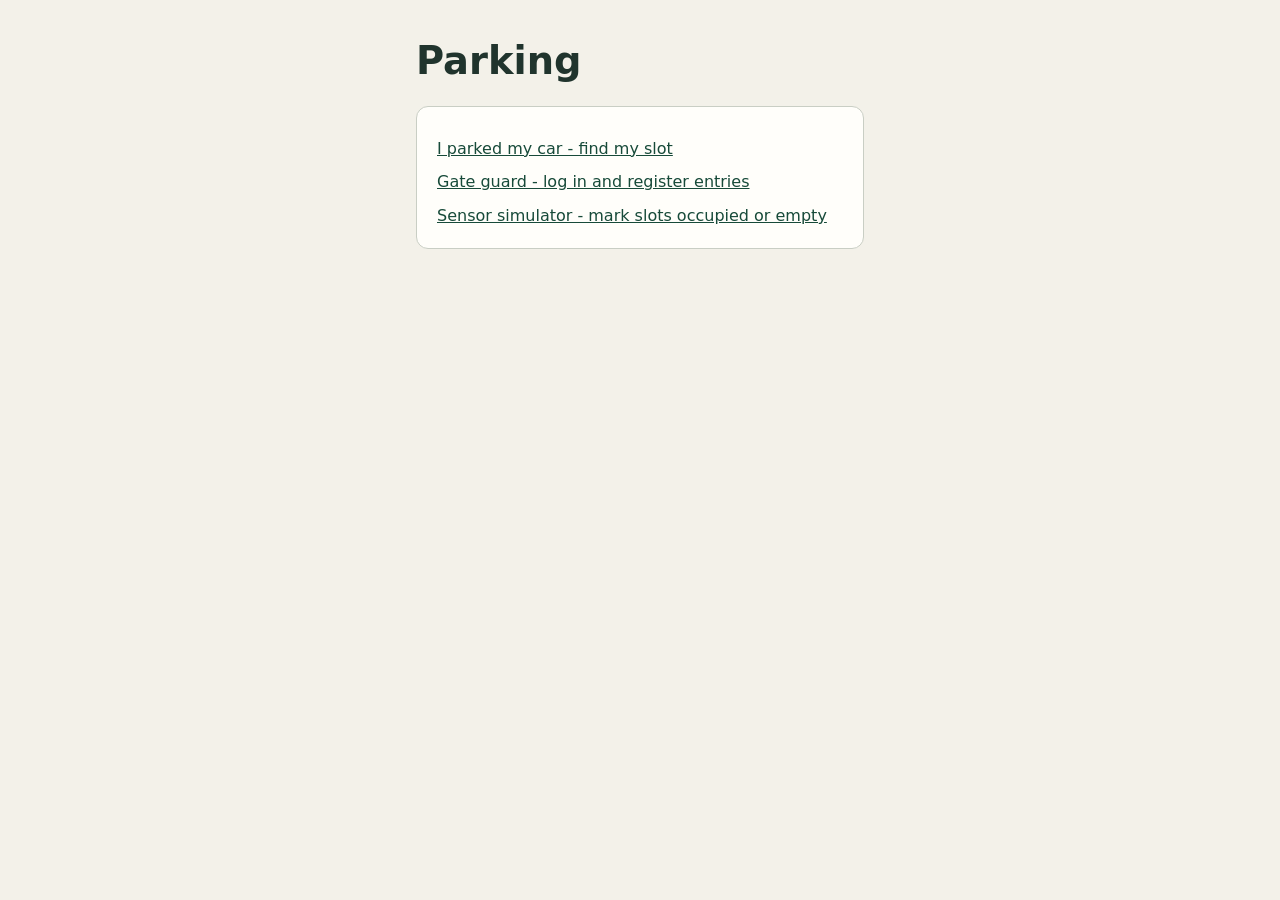
<file: frontend/index.html>
<!doctype html>
<html lang="en">
<head>
  <meta charset="utf-8">
  <meta name="viewport" content="width=device-width, initial-scale=1">
  <title>Parking</title>
  <link rel="stylesheet" href="shared/style.css">
</head>
<body>
  <main>
    <h1>Parking</h1>
    <nav class="panel" aria-label="Pages">
      <p><a href="user/">I parked my car - find my slot</a></p>
      <p><a href="guard/">Gate guard - log in and register entries</a></p>
      <p><a href="sensor/">Sensor simulator - mark slots occupied or empty</a></p>
    </nav>
  </main>
</body>
</html>
</file>
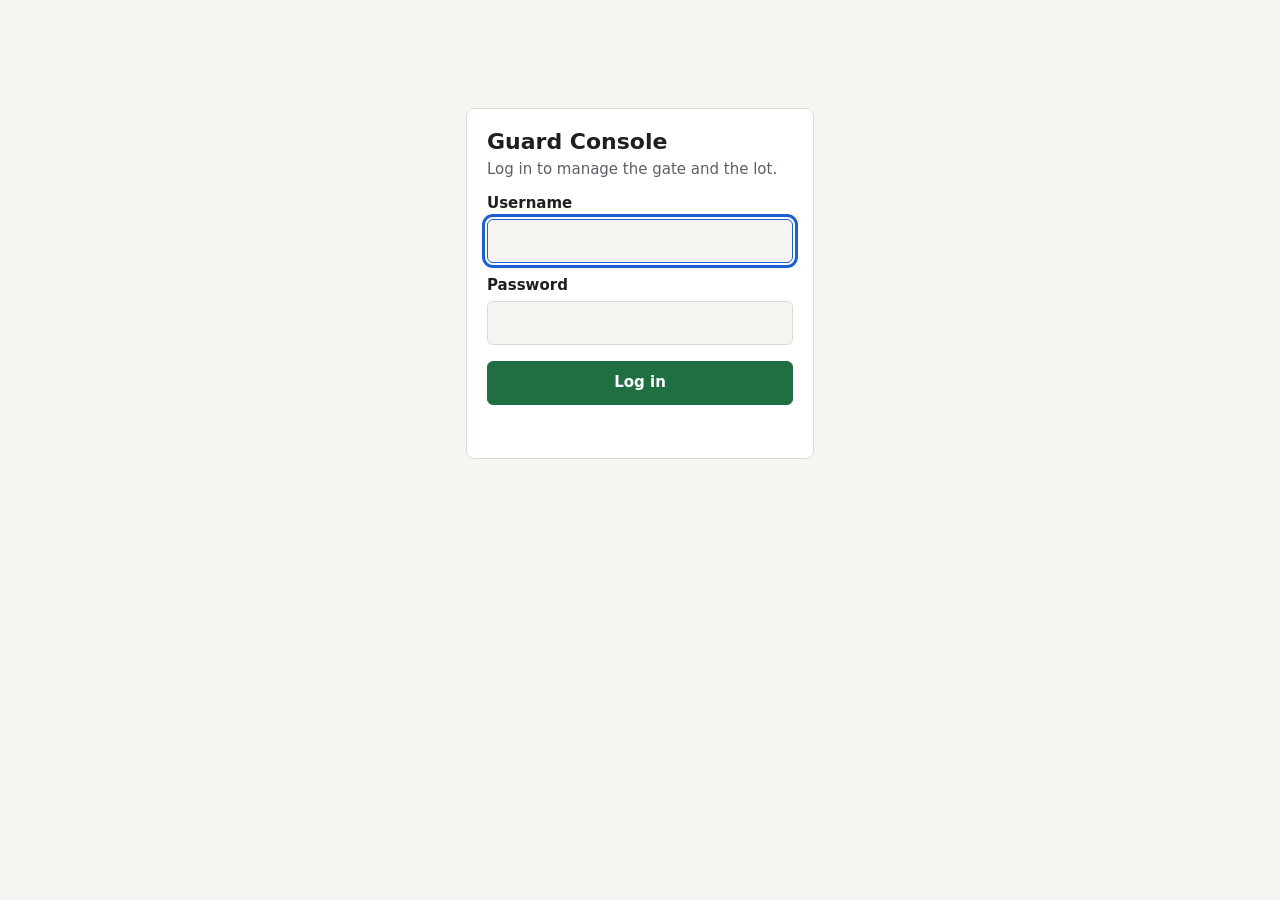
<file: frontend/guard/index.html>
<!doctype html>
<html lang="en">
<head>
  <meta charset="utf-8">
  <meta name="viewport" content="width=device-width, initial-scale=1">
  <meta name="color-scheme" content="light">
  <title>Guard Console</title>
  <link rel="stylesheet" href="guard.css">
</head>
<body>
  <section id="login-view" class="login" hidden>
    <form class="panel" id="login-form" autocomplete="off">
      <h1>Guard Console</h1>
      <p>Log in to manage the gate and the lot.</p>
      <label for="login-user">Username</label>
      <input id="login-user" name="username" required autocomplete="username" autocapitalize="none" spellcheck="false">
      <label for="login-pass">Password</label>
      <input id="login-pass" name="password" type="password" required autocomplete="current-password">
      <button class="btn btn-primary" type="submit">Log in</button>
      <div id="login-error" class="login-error" role="alert"></div>
    </form>
  </section>

  <div id="app-view" hidden>
  <header class="topbar">
    <h1>Guard Console</h1>
    <div class="topbar-right">
      <span id="conn" class="conn" data-state="connecting" role="status">Connecting...</span>
      <button id="logout-btn" class="btn btn-quiet" type="button">Log out</button>
    </div>
  </header>

  <main class="layout">
    <section class="panel gate" aria-labelledby="gate-title">
      <h2 id="gate-title">Gate</h2>

      <div class="tabs" role="tablist" aria-label="Gate action">
        <button class="tab" role="tab" id="tab-entry" aria-selected="true" aria-controls="form-entry" type="button">Entry</button>
        <button class="tab" role="tab" id="tab-exit" aria-selected="false" aria-controls="form-exit" type="button" tabindex="-1">Exit</button>
      </div>

      <form id="form-entry" role="tabpanel" aria-labelledby="tab-entry" autocomplete="off">
        <label for="entry-plate">Number plate <span class="req">required</span></label>
        <input id="entry-plate" name="plate" required autocapitalize="characters" spellcheck="false" placeholder="TS09AB1234">
        <label for="entry-name">Driver name <span class="opt">optional</span></label>
        <input id="entry-name" name="name" placeholder="Alex">
        <label for="entry-phone">Phone <span class="opt">optional</span></label>
        <input id="entry-phone" name="phone" inputmode="tel" placeholder="9876543210">
        <button class="btn btn-primary" type="submit">Assign slot</button>
      </form>

      <form id="form-exit" role="tabpanel" aria-labelledby="tab-exit" autocomplete="off" hidden>
        <label for="exit-plate">Number plate <span class="req">required</span></label>
        <input id="exit-plate" name="plate" required autocapitalize="characters" spellcheck="false" placeholder="TS09AB1234">
        <label for="exit-phone">Phone <span class="opt">optional</span></label>
        <input id="exit-phone" name="phone" inputmode="tel" placeholder="Only if the plate is unknown">
        <button class="btn btn-primary" type="submit">Check out</button>
      </form>

      <div id="gate-result" class="result" aria-live="polite"></div>
    </section>

    <section class="panel lot" aria-labelledby="lot-title">
      <div class="panel-head">
        <h2 id="lot-title">Lot</h2>
        <ul id="legend" class="legend" aria-label="Legend"></ul>
      </div>
      <div id="availability" class="availability"></div>
      <div id="slots"></div>
    </section>

    <section class="panel lists" aria-labelledby="lists-title">
      <h2 id="lists-title" class="sr-only">Cars and alerts</h2>
      <div class="tabs" role="tablist" aria-label="Lists">
        <button class="tab" role="tab" id="tab-active" aria-selected="true" aria-controls="list-active" type="button">Cars in lot <span id="count-active" class="count">0</span></button>
        <button class="tab" role="tab" id="tab-alerts" aria-selected="false" aria-controls="list-alerts" type="button" tabindex="-1">Alerts <span id="count-alerts" class="count">0</span></button>
        <button class="tab" role="tab" id="tab-history" aria-selected="false" aria-controls="list-history" type="button" tabindex="-1">History</button>
      </div>
      <div id="list-active" role="tabpanel" aria-labelledby="tab-active"></div>
      <div id="list-alerts" role="tabpanel" aria-labelledby="tab-alerts" hidden></div>
      <div id="list-history" role="tabpanel" aria-labelledby="tab-history" hidden></div>
    </section>
  </main>
  </div>

  <dialog id="slot-dialog" aria-label="Slot details"></dialog>

  <script src="../config.js"></script>
  <script src="../shared/api.js"></script>
  <script src="guard.js"></script>
</body>
</html>
</file>
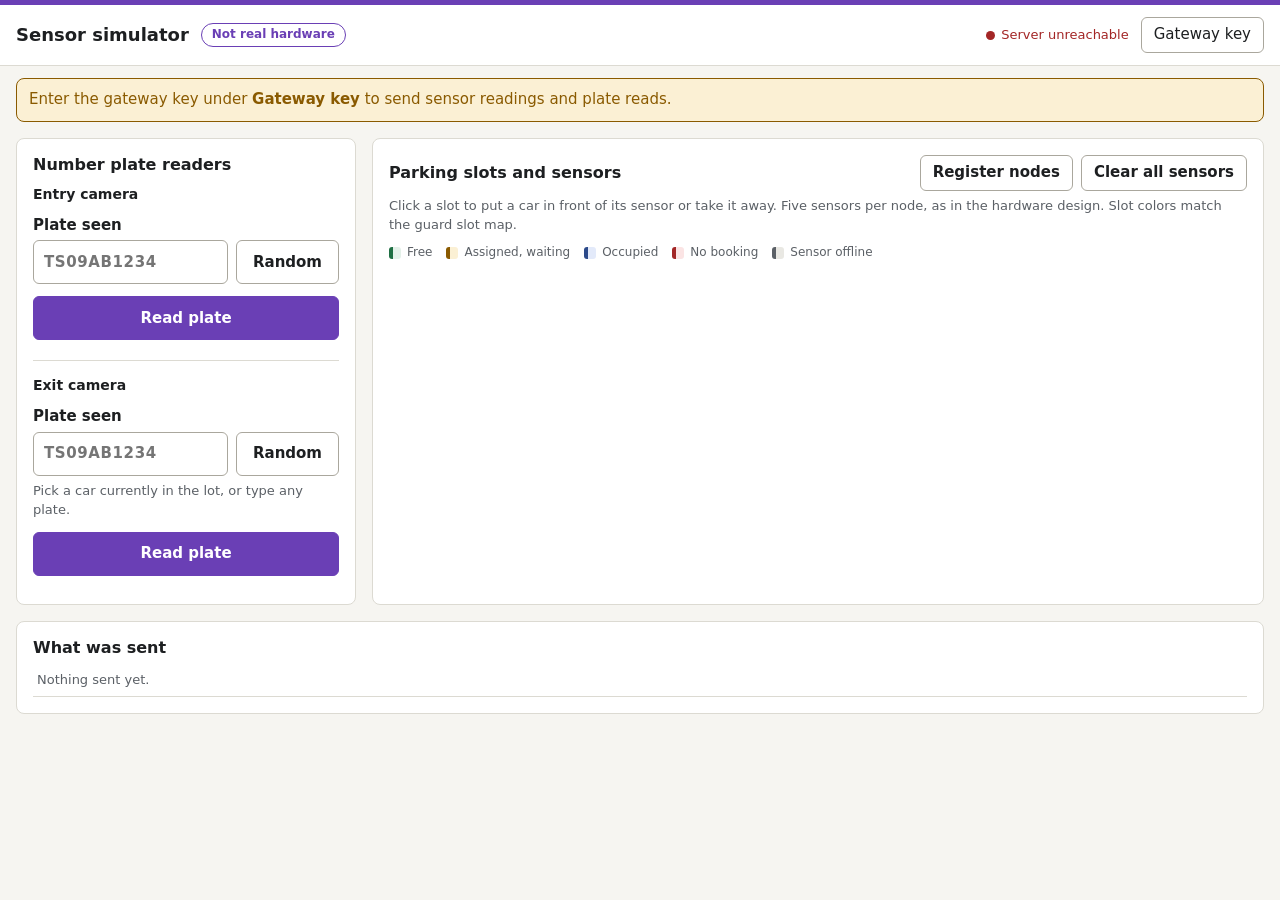
<file: frontend/sensor/index.html>
<!doctype html>
<html lang="en">
<head>
  <meta charset="utf-8">
  <meta name="viewport" content="width=device-width, initial-scale=1">
  <title>Sensor simulator</title>
  <link rel="stylesheet" href="sensor.css">
</head>
<body>
  <header class="topbar">
    <div class="brand">
      <h1>Sensor simulator</h1>
      <span class="badge">Not real hardware</span>
    </div>
    <div class="topbar-right">
      <span id="conn" class="conn" data-state="connecting" role="status">Connecting...</span>
      <button id="settings-btn" class="btn btn-quiet" type="button" aria-expanded="false" aria-controls="settings">Gateway key</button>
    </div>
  </header>

  <form id="settings" class="settings" hidden>
    <div class="field">
      <label for="gateway-key">Gateway key <span class="opt">same as PARKING_GATEWAY_KEY on the server</span></label>
      <input id="gateway-key" type="password" autocomplete="off" placeholder="Required for sensors and cameras">
    </div>
    <button class="btn" type="submit">Save</button>
  </form>

  <p id="key-notice" class="notice" hidden>
    Enter the gateway key under <strong>Gateway key</strong> to send sensor readings and plate reads.
  </p>

  <main class="layout">
    <section class="panel readers" aria-labelledby="readers-title">
      <h2 id="readers-title">Number plate readers</h2>

      <form id="reader-entry" class="reader" autocomplete="off">
        <h3>Entry camera</h3>
        <label for="entry-plate">Plate seen</label>
        <div class="row">
          <input id="entry-plate" required autocapitalize="characters" spellcheck="false" placeholder="TS09AB1234">
          <button class="btn" type="button" data-random="entry-plate">Random</button>
        </div>
        <button class="btn btn-primary" type="submit">Read plate</button>
        <div id="entry-result" class="result" aria-live="polite"></div>
      </form>

      <form id="reader-exit" class="reader" autocomplete="off">
        <h3>Exit camera</h3>
        <label for="exit-plate">Plate seen</label>
        <div class="row">
          <input id="exit-plate" required autocapitalize="characters" spellcheck="false" placeholder="TS09AB1234" list="parked-plates">
          <datalist id="parked-plates"></datalist>
          <button class="btn" type="button" data-random="exit-plate">Random</button>
        </div>
        <p class="hint">Pick a car currently in the lot, or type any plate.</p>
        <button class="btn btn-primary" type="submit">Read plate</button>
        <div id="exit-result" class="result" aria-live="polite"></div>
      </form>
    </section>

    <section class="panel sensors" aria-labelledby="sensors-title">
      <div class="panel-head">
        <h2 id="sensors-title">Parking slots and sensors</h2>
        <div class="actions">
          <button id="register-btn" class="btn btn-small" type="button">Register nodes</button>
          <button id="clear-btn" class="btn btn-small" type="button">Clear all sensors</button>
        </div>
      </div>
      <p class="hint">Click a slot to put a car in front of its sensor or take it away. Five sensors per node, as in the hardware design. Slot colors match the guard slot map.</p>
      <div id="legend" class="legend"></div>
      <div id="nodes"></div>
    </section>

    <section class="panel log-panel" aria-labelledby="log-title">
      <h2 id="log-title">What was sent</h2>
      <ol id="log" class="log" aria-live="polite"></ol>
    </section>
  </main>

  <script src="../config.js"></script>
  <script src="../shared/api.js"></script>
  <script src="sensor.js"></script>
</body>
</html>
</file>
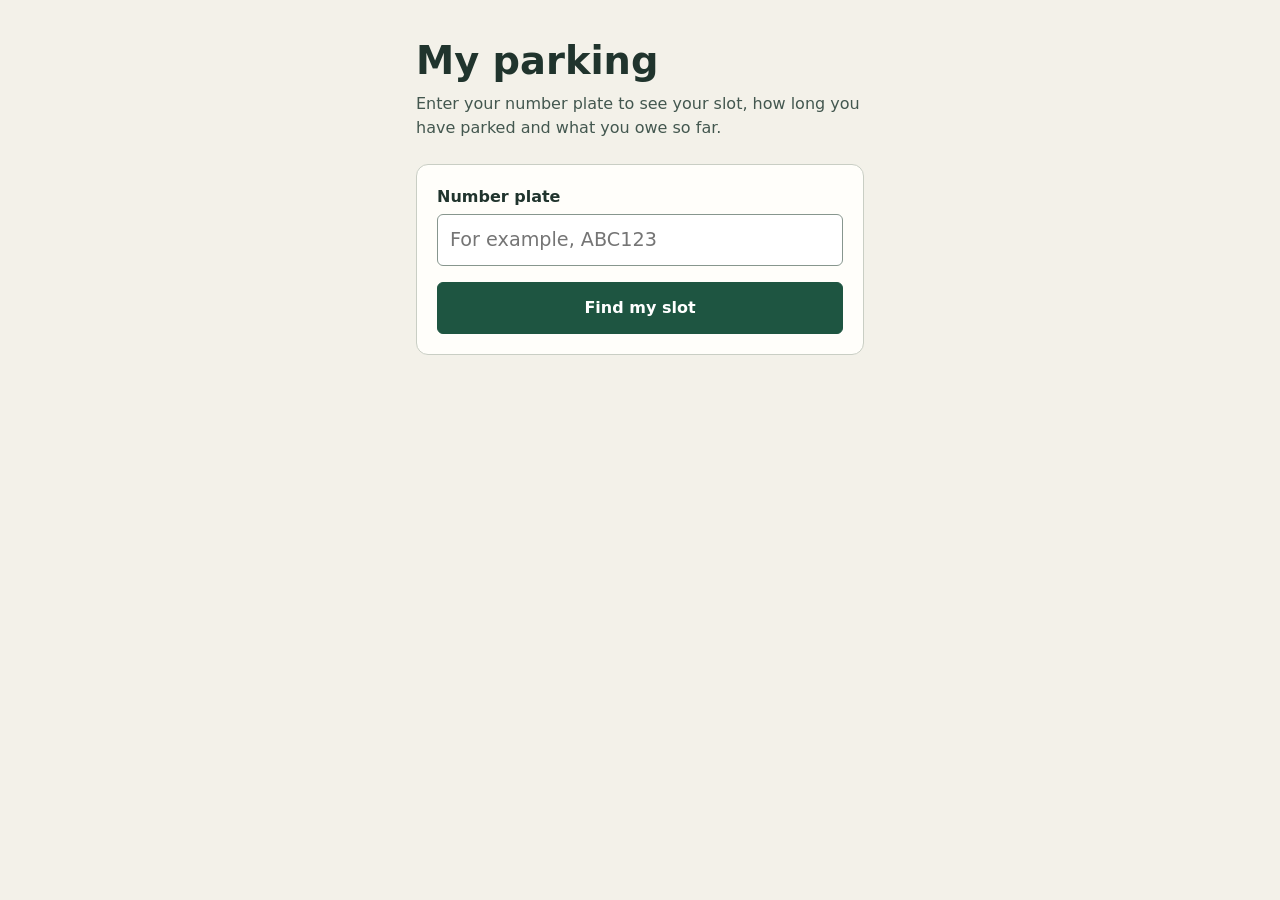
<file: frontend/user/index.html>
<!doctype html>
<html lang="en">
<head>
  <meta charset="utf-8">
  <meta name="viewport" content="width=device-width, initial-scale=1">
  <meta name="color-scheme" content="light">
  <title>My parking</title>
  <link rel="stylesheet" href="../shared/style.css">
  <style>
    input {
      font-size: 1.2rem;
      letter-spacing: .05em;
      text-transform: uppercase;
    }
    input::placeholder { letter-spacing: 0; text-transform: none; }
    button {
      width: 100%;
      min-height: 52px;
      margin-top: 1rem;
    }
    button.secondary {
      min-height: 44px;
      margin-top: .6rem;
      background: transparent;
      color: var(--muted);
      border: 1px solid var(--line);
    }
    .slot { margin: 0; color: var(--muted); }
    .slot-name { margin: .1rem 0 0; font-size: clamp(2.2rem, 11vw, 3rem); font-weight: 700; line-height: 1.1; }
    .details { display: grid; grid-template-columns: 1fr auto; gap: .6rem 1rem; margin: 1.25rem 0 0; padding-top: 1.25rem; border-top: 1px solid var(--line); }
    .details dt { color: var(--muted); }
    .details dd { margin: 0; font-weight: 650; text-align: right; }
    .details .total { font-size: 1.4rem; }
  </style>
</head>
<body>
  <main>
    <h1>My parking</h1>
    <p class="intro">Enter your number plate to see your slot, how long you have parked and what you owe so far.</p>

    <form id="lookup" class="panel">
      <label for="number-plate">Number plate</label>
      <input id="number-plate" autocomplete="off" autocapitalize="characters" spellcheck="false" placeholder="For example, ABC123" required>
      <button id="submit" type="submit">Find my slot</button>
      <button id="clear" class="secondary" type="button" hidden>Not your car? Clear</button>
      <p id="message" class="message" role="alert" hidden></p>
    </form>

    <section id="result" class="panel" aria-live="polite" hidden>
      <p class="slot">Your slot</p>
      <p id="slot-name" class="slot-name"></p>
      <p id="result-plate" class="slot" hidden></p>
      <dl class="details">
        <dt>Floor</dt><dd id="floor"></dd>
        <dt>Time parked</dt><dd id="duration"></dd>
        <dt>Cost so far</dt><dd id="cost" class="total"></dd>
      </dl>
      <p class="note">Rs 20 fixed plus Rs 3 for every 10 minutes started. Updates every 15 seconds.</p>
    </section>
  </main>
  <script src="../config.js"></script>
  <script src="../shared/api.js"></script>
  <script src="user.js"></script>
</body>
</html>
</file>
<file: frontend/shared/style.css>
:root {
  color-scheme: light;
  font: 16px/1.5 system-ui, sans-serif;
  color: #20342d;
  background: #f3f1e9;
  --ink: #20342d;
  --muted: #43574f;
  --line: #c9cec4;
  --panel: #fffefa;
  --green: #1e5541;
  --focus: #9b5a22;
  --error: #8a2f20;
}
* { box-sizing: border-box; }
body { margin: 0; min-height: 100vh; }
main { width: min(100% - 2rem, 28rem); margin: 0 auto; padding: 2.5rem 0; }
h1 { margin: 0; font-size: clamp(1.8rem, 7vw, 2.4rem); line-height: 1.1; }
p { margin: .6rem 0 0; }
a { color: #174a39; }
.intro, .note, .quiet { color: var(--muted); }
.panel { margin-top: 1.5rem; padding: 1.25rem; border: 1px solid var(--line); border-radius: 12px; background: var(--panel); }
label { display: block; margin-bottom: .35rem; font-weight: 650; }
input { width: 100%; min-height: 52px; padding: .65rem .75rem; border: 1px solid #87968e; border-radius: 6px; color: var(--ink); background: #fff; font: inherit; }
input:focus-visible, button:focus-visible, a:focus-visible { outline: 3px solid var(--focus); outline-offset: 3px; }
button { min-height: 48px; padding: .6rem 1rem; border: 1px solid var(--green); border-radius: 6px; color: #fff; background: var(--green); font: inherit; font-weight: 650; cursor: pointer; }
button.secondary { color: var(--ink); background: transparent; }
button:disabled { cursor: wait; opacity: .72; }
.message { margin: 1rem 0 0; color: var(--error); font-weight: 600; }
</file>
<file: frontend/guard/guard.css>
:root {
  --bg: #f6f5f1;
  --panel: #ffffff;
  --ink: #1d1f21;
  --ink-soft: #5b6066;
  --line: #dcdad2;
  --accent: #1f6f43;
  --accent-ink: #ffffff;
  --free: #1f6f43;
  --free-bg: #e4f1e9;
  --held: #8a5a00;
  --held-bg: #fbf0d4;
  --busy: #2c4a8a;
  --busy-bg: #e3eafa;
  --warn: #a32626;
  --warn-bg: #fbe4e4;
  --off: #5b6066;
  --off-bg: #e9e8e3;
  --focus: #1b5fd1;
  --radius: 8px;
}

* { box-sizing: border-box; }

body {
  margin: 0;
  background: var(--bg);
  color: var(--ink);
  font: 15px/1.45 system-ui, -apple-system, "Segoe UI", Roboto, sans-serif;
}

.sr-only {
  position: absolute; width: 1px; height: 1px; overflow: hidden;
  clip: rect(0 0 0 0); white-space: nowrap;
}

h1, h2 { margin: 0; line-height: 1.2; }
h1 { font-size: 18px; }
h2 { font-size: 16px; }

:focus-visible { outline: 3px solid var(--focus); outline-offset: 2px; }

/* top bar */
.topbar {
  display: flex; align-items: center; justify-content: space-between;
  padding: 12px 16px; border-bottom: 1px solid var(--line); background: var(--panel);
}
.topbar-right { display: flex; align-items: center; gap: 12px; flex-wrap: wrap; }
.conn { font-size: 13px; color: var(--ink-soft); display: inline-flex; align-items: center; gap: 6px; }
.conn::before { content: ""; width: 9px; height: 9px; border-radius: 50%; background: var(--off); }
.conn[data-state="ok"]::before { background: var(--free); }
.conn[data-state="down"]::before { background: var(--warn); }
.conn[data-state="down"] { color: var(--warn); }


/* layout */
.layout {
  display: grid; gap: 16px; padding: 16px;
  grid-template-columns: minmax(280px, 340px) 1fr;
  grid-template-areas: "gate lot" "lists lists";
  max-width: 1280px; margin: 0 auto;
}
.gate { grid-area: gate; align-self: start; }
.lot { grid-area: lot; }
.lists { grid-area: lists; }
@media (max-width: 760px) {
  .layout { grid-template-columns: 1fr; grid-template-areas: "gate" "lot" "lists"; padding: 12px 16px; }
}

.panel {
  background: var(--panel); border: 1px solid var(--line);
  border-radius: var(--radius); padding: 16px; min-width: 0;
}
.panel-head { display: flex; align-items: center; justify-content: space-between; gap: 12px; flex-wrap: wrap; margin-bottom: 8px; }

/* forms */
label { display: block; font-weight: 600; margin: 12px 0 4px; }
.req, .opt { font-weight: 400; font-size: 12px; color: var(--ink-soft); margin-left: 4px; }
.req { color: var(--warn); }
input {
  width: 100%; min-height: 44px; padding: 8px 10px; font: inherit;
  color: var(--ink); background: var(--bg); border: 1px solid var(--line); border-radius: 6px;
}
input:focus { border-color: var(--focus); }
#entry-plate, #exit-plate { text-transform: uppercase; letter-spacing: 0.04em; font-weight: 600; }

.btn {
  min-height: 44px; padding: 8px 16px; font: inherit; font-weight: 600; cursor: pointer;
  color: var(--ink); background: var(--panel); border: 1px solid var(--line); border-radius: 6px;
}
.btn:hover { border-color: var(--ink-soft); }
.btn[disabled] { opacity: 0.55; cursor: progress; }
.btn-primary { width: 100%; margin-top: 16px; color: var(--accent-ink); background: var(--accent); border-color: var(--accent); }
.btn-quiet { min-height: 36px; padding: 4px 12px; font-weight: 500; }
.btn-small { min-height: 36px; padding: 4px 12px; }

/* tabs */
.tabs { display: flex; gap: 4px; border-bottom: 1px solid var(--line); margin-bottom: 8px; overflow-x: auto; }
.tab {
  min-height: 44px; padding: 8px 14px; font: inherit; font-weight: 600; cursor: pointer; white-space: nowrap;
  color: var(--ink-soft); background: none; border: 0; border-bottom: 3px solid transparent;
}
.tab[aria-selected="true"] { color: var(--ink); border-bottom-color: var(--accent); }
.count {
  display: inline-block; min-width: 22px; padding: 0 6px; margin-left: 4px; text-align: center;
  font-size: 12px; border-radius: 11px; background: var(--off-bg); color: var(--ink);
}
.count[data-hot="true"] { background: var(--warn-bg); color: var(--warn); }

/* result card */
.result { margin-top: 16px; }
.card { border: 1px solid var(--line); border-radius: var(--radius); padding: 12px; }
.card.ok { border-color: var(--free); background: var(--free-bg); }
.card.error { border-color: var(--warn); background: var(--warn-bg); color: var(--warn); font-weight: 600; }
.card .big { font-size: 26px; font-weight: 700; line-height: 1.1; }
.card .meta { color: var(--ink-soft); margin-top: 4px; }
.card .note { margin-top: 8px; padding-top: 8px; border-top: 1px solid var(--line); }
.card.error .note, .card.error .meta { color: inherit; }

/* lot */
.availability { display: flex; gap: 8px; flex-wrap: wrap; margin-bottom: 12px; }
.chip { padding: 4px 10px; border-radius: 14px; background: var(--off-bg); font-size: 13px; }
.chip strong { font-size: 15px; }

.floor { margin-top: 12px; }
.floor h3 { margin: 0 0 6px; font-size: 13px; text-transform: uppercase; letter-spacing: 0.06em; color: var(--ink-soft); }
.grid { display: grid; grid-template-columns: repeat(auto-fill, minmax(118px, 1fr)); gap: 8px; }
.slot {
  padding: 8px 10px; border-radius: 6px; border: 1px solid var(--line); border-left-width: 6px;
  min-height: 74px; text-align: left; font: inherit; color: var(--ink); background: var(--bg);
}
button.slot { cursor: pointer; }
.slot .name { font-weight: 700; }
.slot .state { font-size: 12px; font-weight: 600; margin-top: 2px; }
.slot .plate { font-size: 12px; color: var(--ink-soft); overflow-wrap: anywhere; }
.slot[data-state="free"]     { background: var(--free-bg); border-left-color: var(--free); }
.slot[data-state="free"] .state { color: var(--free); }
.slot[data-state="held"]     { background: var(--held-bg); border-left-color: var(--held); }
.slot[data-state="held"] .state { color: var(--held); }
.slot[data-state="occupied"] { background: var(--busy-bg); border-left-color: var(--busy); }
.slot[data-state="occupied"] .state { color: var(--busy); }
.slot[data-state="unbooked"] { background: var(--warn-bg); border-left-color: var(--warn); }
.slot[data-state="unbooked"] .state { color: var(--warn); }
.slot[data-state="offline"]  { background: var(--off-bg); border-left-color: var(--off); border-style: dashed; border-left-style: solid; }
.slot[data-state="offline"] .state { color: var(--off); }

.legend { display: flex; flex-wrap: wrap; gap: 4px 12px; list-style: none; margin: 0; padding: 0; font-size: 12px; color: var(--ink-soft); }
.legend li::before { content: ""; display: inline-block; width: 10px; height: 10px; margin-right: 5px; border-radius: 2px; background: var(--c); }

/* tables */
.table-wrap { overflow-x: auto; }
table { width: 100%; border-collapse: collapse; font-size: 14px; }
th, td { text-align: left; padding: 8px 10px; border-bottom: 1px solid var(--line); white-space: nowrap; }
th { font-size: 12px; text-transform: uppercase; letter-spacing: 0.05em; color: var(--ink-soft); }
td.plate { font-weight: 700; letter-spacing: 0.04em; }
.empty { padding: 20px 4px; color: var(--ink-soft); }
.pill { display: inline-block; padding: 1px 8px; border-radius: 10px; font-size: 12px; font-weight: 600; background: var(--off-bg); }
.pill.held { background: var(--held-bg); color: var(--held); }
.pill.occupied { background: var(--busy-bg); color: var(--busy); }
.pill.bad { background: var(--warn-bg); color: var(--warn); }
.pill.ok { background: var(--free-bg); color: var(--free); }

@media (prefers-reduced-motion: no-preference) {
  .slot, .btn { transition: background-color 0.15s, border-color 0.15s; }
}

[hidden] { display: none !important; }

/* login */
.login { max-width: 380px; margin: 12vh auto 0; padding: 0 16px; }
.login .panel { padding: 20px; }
.login h1 { font-size: 22px; margin-bottom: 4px; }
.login p { margin: 0 0 8px; color: var(--ink-soft); }
.login-error { margin-top: 12px; color: var(--warn); font-weight: 600; min-height: 1.4em; }

/* plate on slot tiles */
.slot .plate { font-weight: 700; color: var(--ink); letter-spacing: 0.04em; font-size: 13px; margin-top: 2px; }

@media (max-width: 760px) {
  .topbar { flex-wrap: wrap; gap: 8px; }
  th, td { padding: 8px 8px; }
}

dialog { width: min(100% - 32px, 26rem); padding: 20px; border: 1px solid var(--line); border-radius: var(--radius); color: var(--ink); background: var(--panel); }
dialog::backdrop { background: rgba(29, 31, 33, 0.4); }
dialog h2 { margin: 0 0 4px; font-size: 1.15rem; }
select { width: 100%; min-height: 44px; padding: 8px 10px; border: 1px solid var(--line); border-radius: var(--radius); color: var(--ink); background: #fff; font: inherit; }
.slot-form .hint { margin: 6px 0 0; font-size: 13px; color: var(--ink-soft); }
.facts { display: grid; gap: 6px; margin: 16px 0 0; padding-top: 12px; border-top: 1px solid var(--line); }
.fact { display: flex; justify-content: space-between; gap: 12px; }
.fact dt { color: var(--ink-soft); }
.fact dd { margin: 0; font-weight: 600; }
.dialog-actions { display: flex; gap: 10px; margin-top: 16px; }
.dialog-actions .btn { flex: 1; margin-top: 0; width: auto; }
</file>
<file: frontend/sensor/sensor.css>
:root {
  color-scheme: light;
  --bg: #f6f5f1;
  --panel: #ffffff;
  --ink: #1d1f21;
  --ink-soft: #5b6066;
  --line: #dcdad2;
  --accent: #6a3fb5;
  --accent-ink: #ffffff;
  --free: #1f6f43;
  --free-bg: #e4f1e9;
  --held: #8a5a00;
  --held-bg: #fbf0d4;
  --busy: #2c4a8a;
  --busy-bg: #e3eafa;
  --warn: #a32626;
  --warn-bg: #fbe4e4;
  --off: #5b6066;
  --off-bg: #e9e8e3;
  --focus: #1b5fd1;
  --radius: 8px;
}
* { box-sizing: border-box; }
body { margin: 0; background: var(--bg); color: var(--ink); font: 15px/1.45 system-ui, -apple-system, "Segoe UI", Roboto, sans-serif; }
h1, h2, h3 { margin: 0; line-height: 1.2; }
h1 { font-size: 18px; }
h2 { font-size: 16px; }
h3 { font-size: 14px; margin-bottom: 4px; }
:focus-visible { outline: 3px solid var(--focus); outline-offset: 2px; }

.topbar { display: flex; align-items: center; justify-content: space-between; gap: 12px; flex-wrap: wrap; padding: 12px 16px; background: var(--panel); border-top: 5px solid var(--accent); border-bottom: 1px solid var(--line); }
.brand { display: flex; align-items: center; gap: 12px; flex-wrap: wrap; }
.badge { padding: 2px 10px; border-radius: 12px; font-size: 12px; font-weight: 600; color: var(--accent); border: 1px solid var(--accent); }
.topbar-right { display: flex; align-items: center; gap: 12px; }
.conn { font-size: 13px; color: var(--ink-soft); display: inline-flex; align-items: center; gap: 6px; }
.conn::before { content: ""; width: 9px; height: 9px; border-radius: 50%; background: var(--off); }
.conn[data-state="ok"]::before { background: var(--free); }
.conn[data-state="down"]::before { background: var(--warn); }
.conn[data-state="down"] { color: var(--warn); }

.settings { display: flex; gap: 12px; align-items: flex-end; flex-wrap: wrap; padding: 10px 16px; background: var(--panel); border-bottom: 1px solid var(--line); }
.settings[hidden], .notice[hidden] { display: none; }
.settings .field { flex: 1 1 240px; }
.settings label { margin-top: 0; }
.notice { margin: 12px 16px 0; padding: 10px 12px; border-radius: var(--radius); background: var(--held-bg); color: var(--held); border: 1px solid var(--held); }

.layout { display: grid; gap: 16px; padding: 16px; max-width: 1280px; margin: 0 auto; grid-template-columns: minmax(280px, 340px) 1fr; grid-template-areas: "readers sensors" "log log"; }
.readers { grid-area: readers; align-self: start; }
.sensors { grid-area: sensors; }
.log-panel { grid-area: log; }
@media (max-width: 760px) {
  .layout { grid-template-columns: 1fr; grid-template-areas: "readers" "sensors" "log"; padding: 12px; }
}

.panel { background: var(--panel); border: 1px solid var(--line); border-radius: var(--radius); padding: 16px; min-width: 0; }
.panel-head { display: flex; align-items: center; justify-content: space-between; gap: 12px; flex-wrap: wrap; }
.actions { display: flex; gap: 8px; flex-wrap: wrap; }
.hint { margin: 6px 0 0; font-size: 13px; color: var(--ink-soft); }

label { display: block; font-weight: 600; margin: 12px 0 4px; }
.opt { font-weight: 400; font-size: 12px; color: var(--ink-soft); margin-left: 4px; }
input { width: 100%; min-height: 44px; padding: 8px 10px; font: inherit; color: var(--ink); background: #fff; border: 1px solid #aaa79d; border-radius: 6px; }
input:focus { border-color: var(--focus); }
#entry-plate, #exit-plate { text-transform: uppercase; letter-spacing: 0.04em; font-weight: 600; }
.row { display: flex; gap: 8px; }
.row input { flex: 1; min-width: 0; }
.readers h2 { margin-bottom: 12px; }
.reader + .reader { margin-top: 20px; padding-top: 16px; border-top: 1px solid var(--line); }

.btn { min-height: 44px; padding: 8px 16px; font: inherit; font-weight: 600; cursor: pointer; color: var(--ink); background: var(--panel); border: 1px solid #aaa79d; border-radius: 6px; }
.btn:hover { border-color: var(--ink-soft); }
.btn[disabled] { opacity: 0.55; cursor: not-allowed; }
.btn-primary { width: 100%; margin-top: 12px; color: var(--accent-ink); background: var(--accent); border-color: var(--accent); }
.btn-quiet { min-height: 36px; padding: 4px 12px; font-weight: 500; }
.btn-small { min-height: 36px; padding: 4px 12px; }

.result { margin-top: 12px; }
.card { border: 1px solid var(--line); border-radius: var(--radius); padding: 12px; }
.card.ok { border-color: var(--free); background: var(--free-bg); }
.card.error { border-color: var(--warn); background: var(--warn-bg); color: var(--warn); font-weight: 600; }
.card .big { font-size: 24px; font-weight: 700; line-height: 1.1; }
.card .meta { color: var(--ink-soft); margin-top: 4px; }
.card .follow { margin-top: 10px; }

.legend { display: flex; flex-wrap: wrap; gap: 6px 14px; margin-top: 10px; font-size: 12px; color: var(--ink-soft); }
.legend span { display: inline-flex; align-items: center; gap: 6px; }
.legend i { width: 12px; height: 12px; border-radius: 3px; border-left: 4px solid; }

.node { margin-top: 14px; border: 1px solid var(--line); border-radius: var(--radius); padding: 12px; }
.node[data-online="false"] { border-style: dashed; background: var(--off-bg); }
.node-head { display: flex; align-items: center; justify-content: space-between; gap: 8px; flex-wrap: wrap; margin-bottom: 8px; }
.node-title { font-weight: 700; }
.node-title small { font-weight: 400; color: var(--ink-soft); margin-left: 6px; }
.toggle { min-height: 36px; padding: 4px 12px; font: inherit; font-weight: 600; cursor: pointer; border-radius: 18px; border: 1px solid var(--free); color: var(--free); background: var(--free-bg); }
.toggle[aria-pressed="false"] { border-color: var(--warn); color: var(--warn); background: var(--warn-bg); }

.grid { display: grid; grid-template-columns: repeat(auto-fill, minmax(124px, 1fr)); gap: 8px; }
.slot { padding: 8px 10px; border-radius: 6px; border: 1px solid var(--line); border-left-width: 6px; min-height: 92px; text-align: left; font: inherit; color: var(--ink); background: var(--bg); cursor: pointer; }
.slot .name { font-weight: 700; }
.slot .state { font-size: 12px; font-weight: 600; margin-top: 2px; }
.slot .ir { font-size: 12px; color: var(--ink-soft); }
.slot .plate { font-size: 12px; font-weight: 600; overflow-wrap: anywhere; }
.slot[data-state="free"] { background: var(--free-bg); border-left-color: var(--free); }
.slot[data-state="free"] .state { color: var(--free); }
.slot[data-state="held"] { background: var(--held-bg); border-left-color: var(--held); }
.slot[data-state="held"] .state { color: var(--held); }
.slot[data-state="occupied"] { background: var(--busy-bg); border-left-color: var(--busy); }
.slot[data-state="occupied"] .state { color: var(--busy); }
.slot[data-state="unbooked"] { background: var(--warn-bg); border-left-color: var(--warn); }
.slot[data-state="unbooked"] .state { color: var(--warn); }
.slot[data-state="offline"] { background: var(--off-bg); border-left-color: var(--off); border-style: dashed; border-left-style: solid; }
.slot[data-state="offline"] .state { color: var(--off); }
.slot[data-blocked="true"] { box-shadow: inset 0 0 0 2px var(--busy); }
.slot[data-pending="true"] .ir { color: var(--held); font-weight: 600; }

.log { list-style: none; margin: 8px 0 0; padding: 0; max-height: 260px; overflow-y: auto; font-size: 13px; }
.log li { display: flex; gap: 10px; padding: 6px 4px; border-bottom: 1px solid var(--line); }
.log time { color: var(--ink-soft); white-space: nowrap; font-variant-numeric: tabular-nums; }
.log .what { flex: 1; min-width: 0; overflow-wrap: anywhere; }
.log .outcome { font-weight: 600; text-align: right; max-width: 45%; overflow-wrap: anywhere; color: var(--free); }
.log li[data-kind="error"] .outcome { color: var(--warn); }
.log li[data-kind="alert"] .outcome { color: var(--held); }
.log .empty { color: var(--ink-soft); }
</file>
